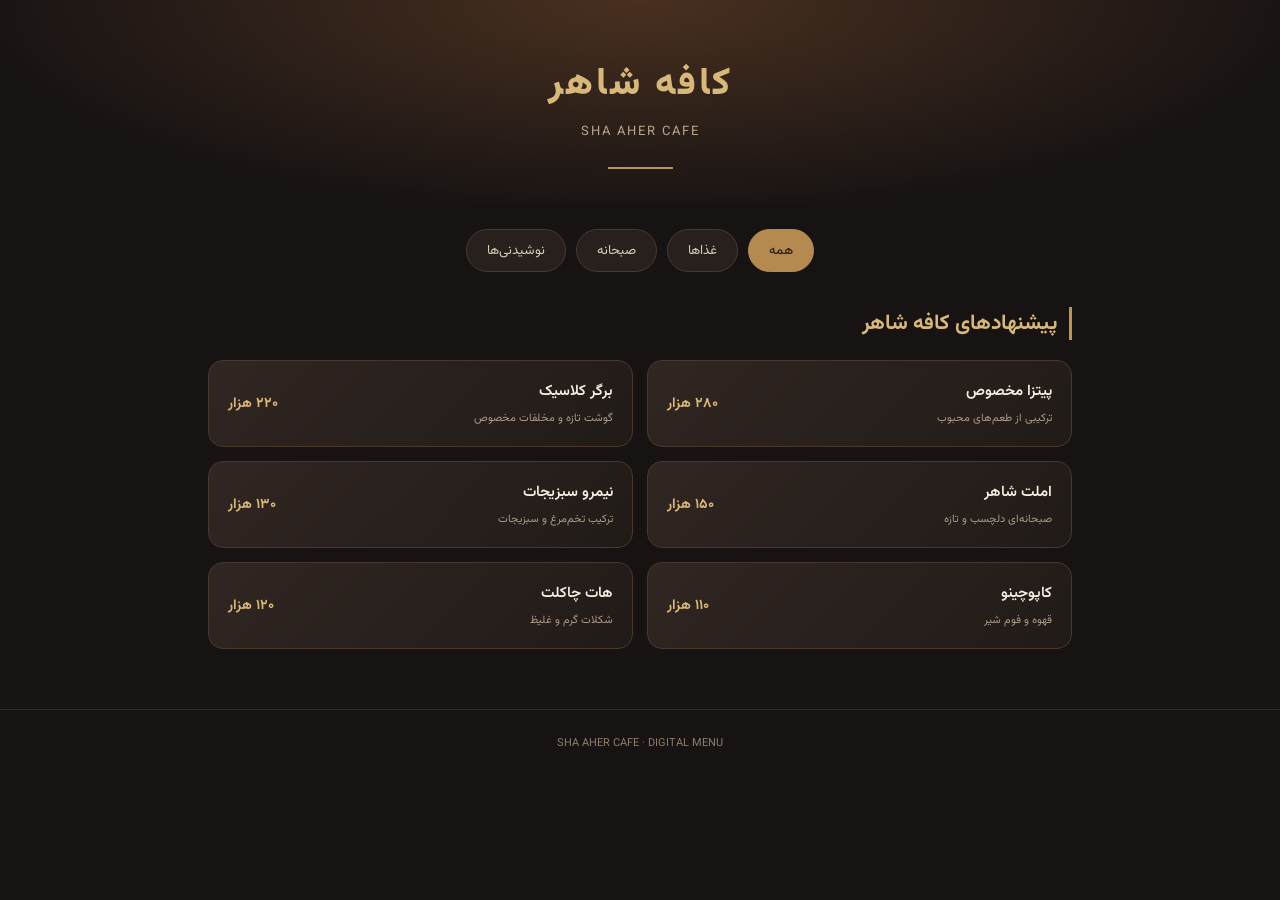
<file: index.html>
<!DOCTYPE html>
<html lang="fa" dir="rtl">
<head>
<meta charset="UTF-8">
<meta name="viewport" content="width=device-width, initial-scale=1.0">
<title>منوی کافه شاهر</title>

<style>
@import url('https://fonts.googleapis.com/css2?family=Vazirmatn:wght@300;400;500;600;700;800&display=swap');

* {
    box-sizing: border-box;
    margin: 0;
    padding: 0;
}

body {
    font-family: 'Vazirmatn', sans-serif;
    background: #171313;
    color: #f7eee3;
    min-height: 100vh;
}

header {
    text-align: center;
    padding: 55px 20px 35px;
    background: radial-gradient(ellipse at top, #493020, #171313 75%);
}

.logo {
    color: #d8b77b;
    font-size: 38px;
    font-weight: 800;
    letter-spacing: 3px;
}

.subtitle {
    color: #b9a58c;
    font-size: 13px;
    margin-top: 8px;
    letter-spacing: 2px;
}

.line {
    width: 65px;
    height: 2px;
    background: #bd9656;
    margin: 25px auto 0;
}

main {
    max-width: 900px;
    margin: auto;
    padding: 25px 18px 60px;
}

.categories {
    display: flex;
    justify-content: center;
    flex-wrap: wrap;
    gap: 10px;
    margin-bottom: 35px;
}

.categories button {
    background: #28201d;
    color: #d9c9b5;
    border: 1px solid #493a30;
    border-radius: 30px;
    padding: 10px 20px;
    font-family: inherit;
    cursor: pointer;
    transition: .25s;
}

.categories button.active,
.categories button:hover {
    background: #b58a50;
    color: #1b1511;
    border-color: #b58a50;
}

.section-title {
    color: #d8b77b;
    font-size: 21px;
    margin-bottom: 20px;
    padding-right: 12px;
    border-right: 3px solid #bd9656;
}

.menu-list {
    display: grid;
    grid-template-columns: repeat(2, 1fr);
    gap: 14px;
}

.item {
    background: linear-gradient(135deg, #302622, #211b18);
    border: 1px solid #49382c;
    border-radius: 15px;
    padding: 19px;
    display: flex;
    justify-content: space-between;
    align-items: center;
    gap: 12px;
}

.item h3 {
    font-size: 15px;
    font-weight: 600;
}

.item p {
    font-size: 11px;
    color: #ad9a86;
    margin-top: 7px;
}

.price {
    color: #d8b77b;
    font-size: 14px;
    font-weight: 700;
    white-space: nowrap;
}

footer {
    text-align: center;
    color: #8f7c6c;
    font-size: 11px;
    padding: 25px;
    border-top: 1px solid #332720;
}

@media(max-width: 600px) {
    header {
        padding-top: 40px;
    }

    .logo {
        font-size: 32px;
    }

    .menu-list {
        grid-template-columns: 1fr;
    }

    .categories {
        gap: 7px;
    }

    .categories button {
        padding: 9px 14px;
        font-size: 12px;
    }
}
</style>
</head>

<body>

<header>
    <div class="logo">کافه شاهر</div>
    <div class="subtitle">SHA AHER CAFE</div>
    <div class="line"></div>
</header>

<main>

    <nav class="categories">
        <button class="active" onclick="showCategory('all',this)">همه</button>
        <button onclick="showCategory('food',this)">غذاها</button>
        <button onclick="showCategory('breakfast',this)">صبحانه</button>
        <button onclick="showCategory('drinks',this)">نوشیدنی‌ها</button>
    </nav>

    <h2 class="section-title">پیشنهادهای کافه شاهر</h2>

    <section class="menu-list" id="menu">

        <article class="item" data-category="food">
            <div>
                <h3>پیتزا مخصوص</h3>
                <p>ترکیبی از طعم‌های محبوب</p>
            </div>
            <div class="price">۲۸۰ هزار</div>
        </article>

        <article class="item" data-category="food">
            <div>
                <h3>برگر کلاسیک</h3>
                <p>گوشت تازه و مخلفات مخصوص</p>
            </div>
            <div class="price">۲۲۰ هزار</div>
        </article>

        <article class="item" data-category="breakfast">
            <div>
                <h3>املت شاهر</h3>
                <p>صبحانه‌ای دلچسب و تازه</p>
            </div>
            <div class="price">۱۵۰ هزار</div>
        </article>

        <article class="item" data-category="breakfast">
            <div>
                <h3>نیمرو سبزیجات</h3>
                <p>ترکیب تخم‌مرغ و سبزیجات</p>
            </div>
            <div class="price">۱۳۰ هزار</div>
        </article>

        <article class="item" data-category="drinks">
            <div>
                <h3>کاپوچینو</h3>
                <p>قهوه و فوم شیر</p>
            </div>
            <div class="price">۱۱۰ هزار</div>
        </article>

        <article class="item" data-category="drinks">
            <div>
                <h3>هات چاکلت</h3>
                <p>شکلات گرم و غلیظ</p>
            </div>
            <div class="price">۱۲۰ هزار</div>
        </article>

    </section>

</main>

<footer>
    SHA AHER CAFE · DIGITAL MENU
</footer>

<script>
function showCategory(category, button) {
    document.querySelectorAll('.categories button')
        .forEach(btn => btn.classList.remove('active'));

    button.classList.add('active');

    document.querySelectorAll('.item').forEach(item => {
        item.style.display =
            category === 'all' ||
            item.dataset.category === category
            ? 'flex'
            : 'none';
    });
}
</script>

</body>
</html>
</file>
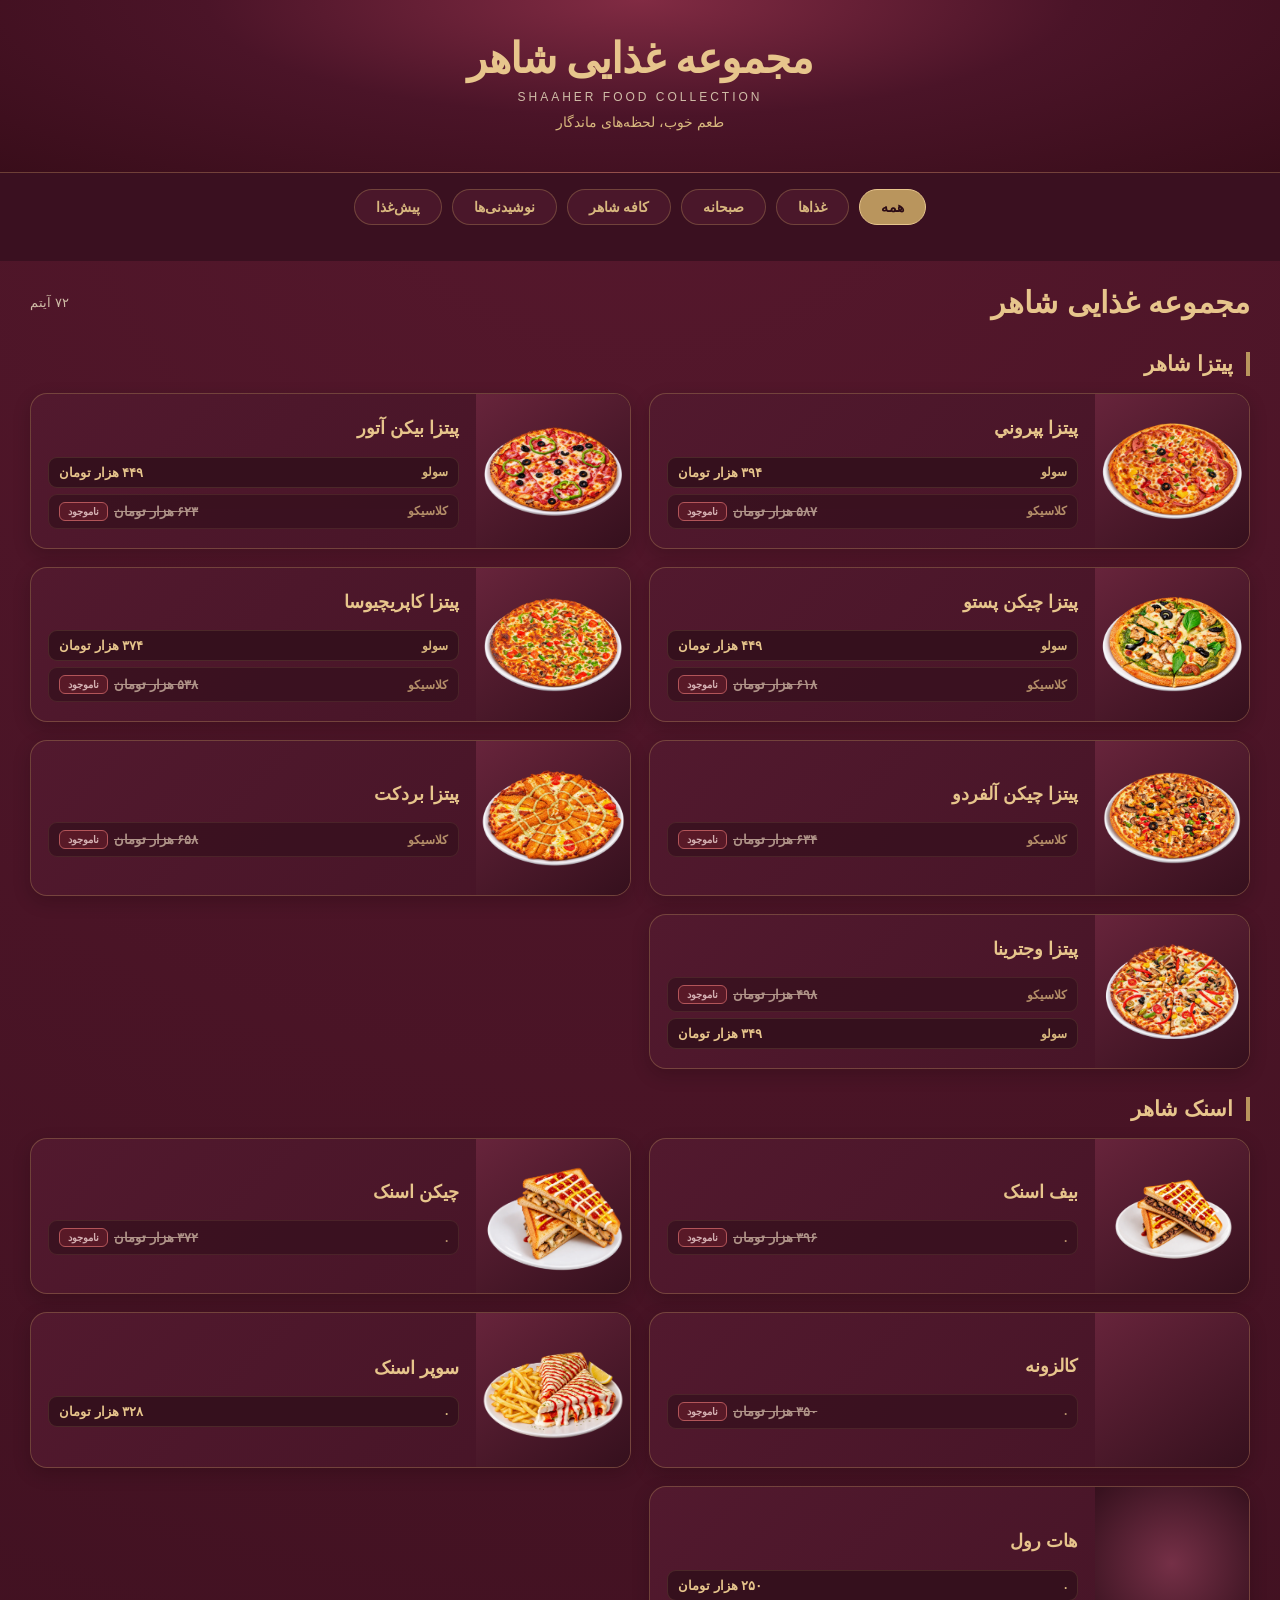
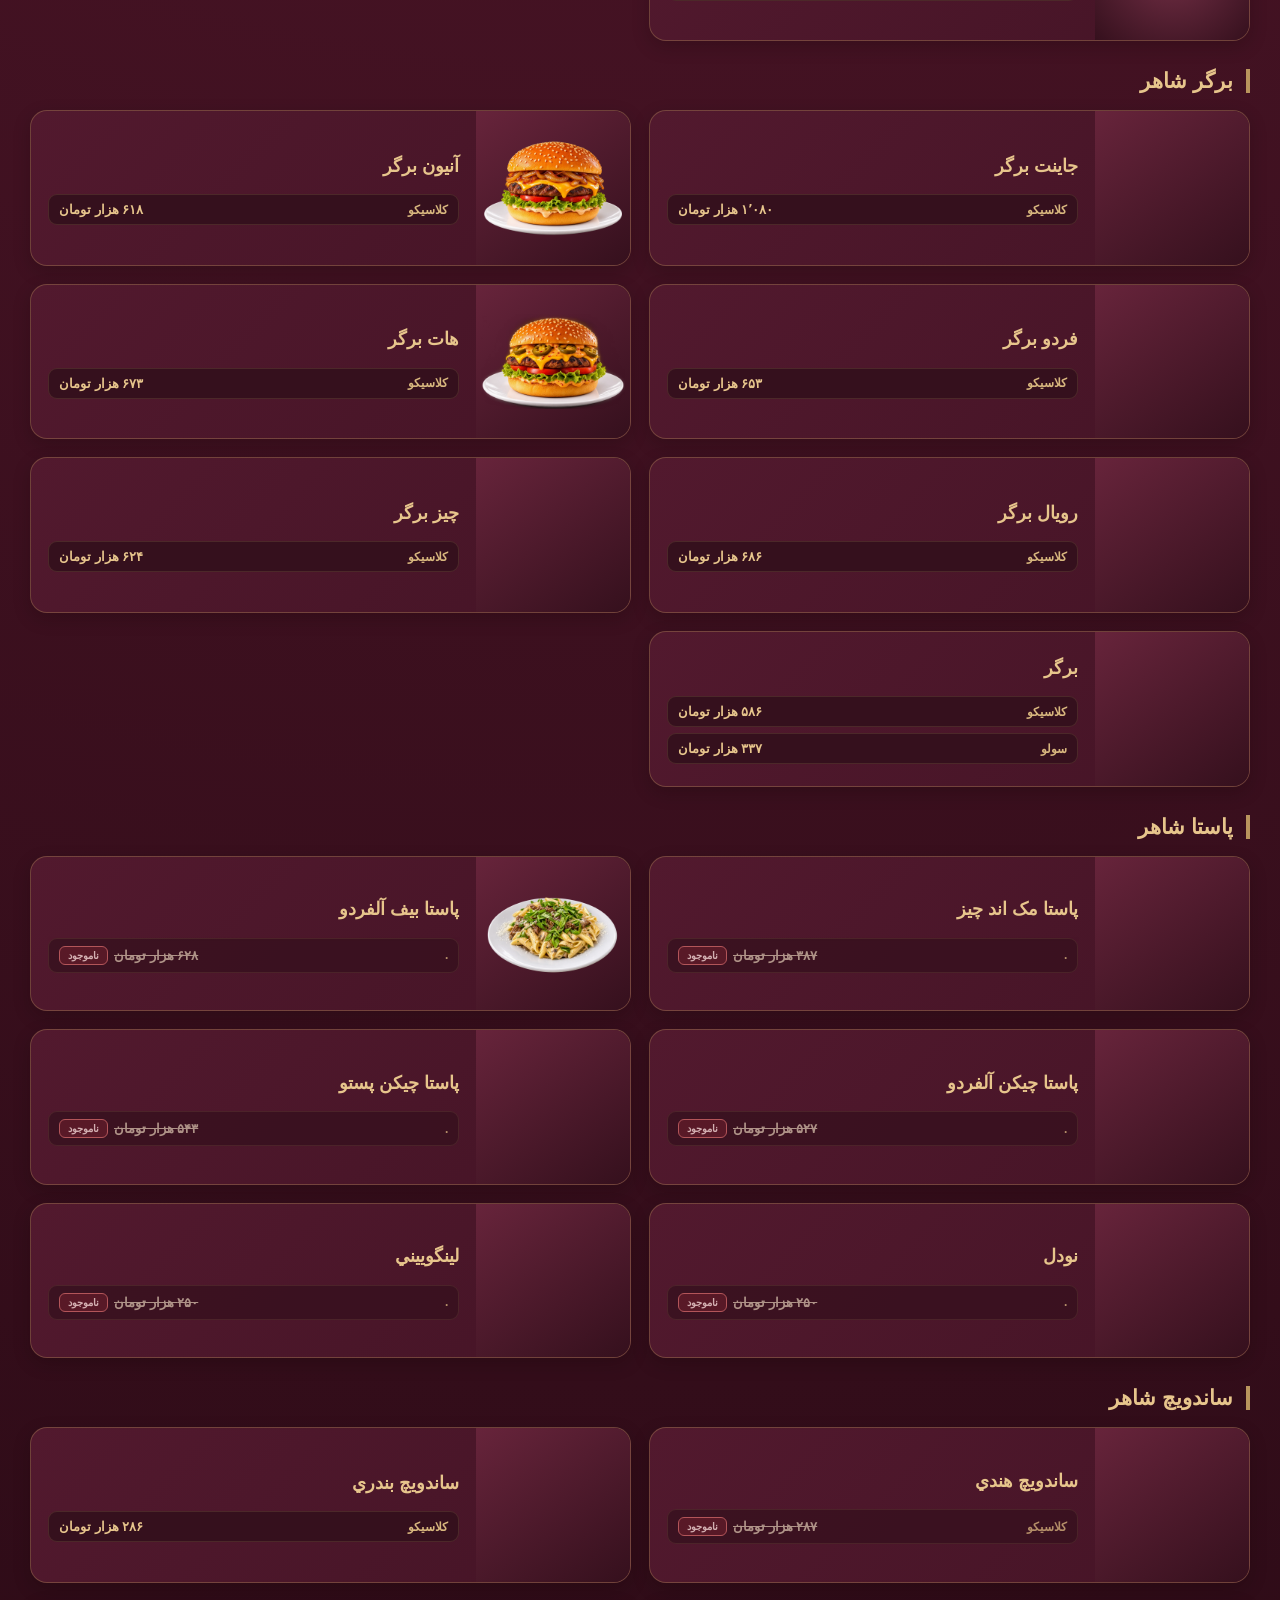
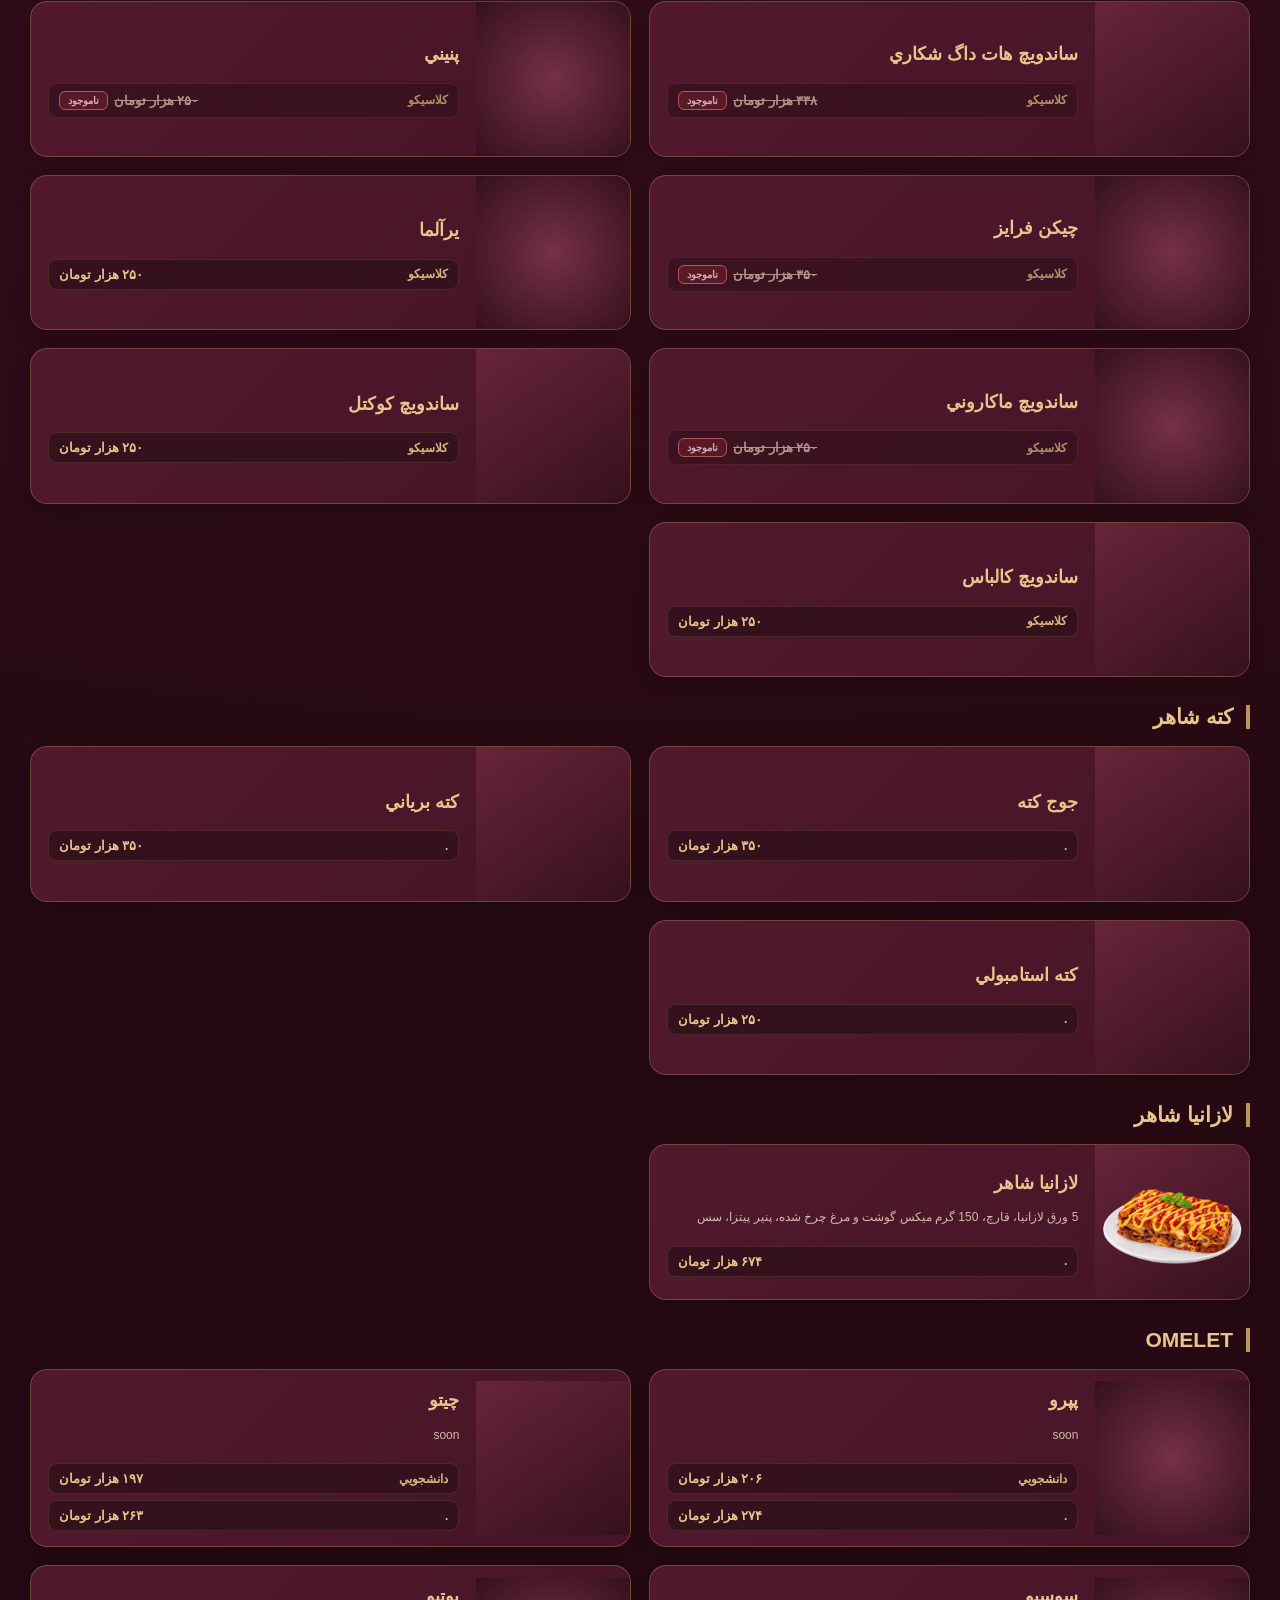
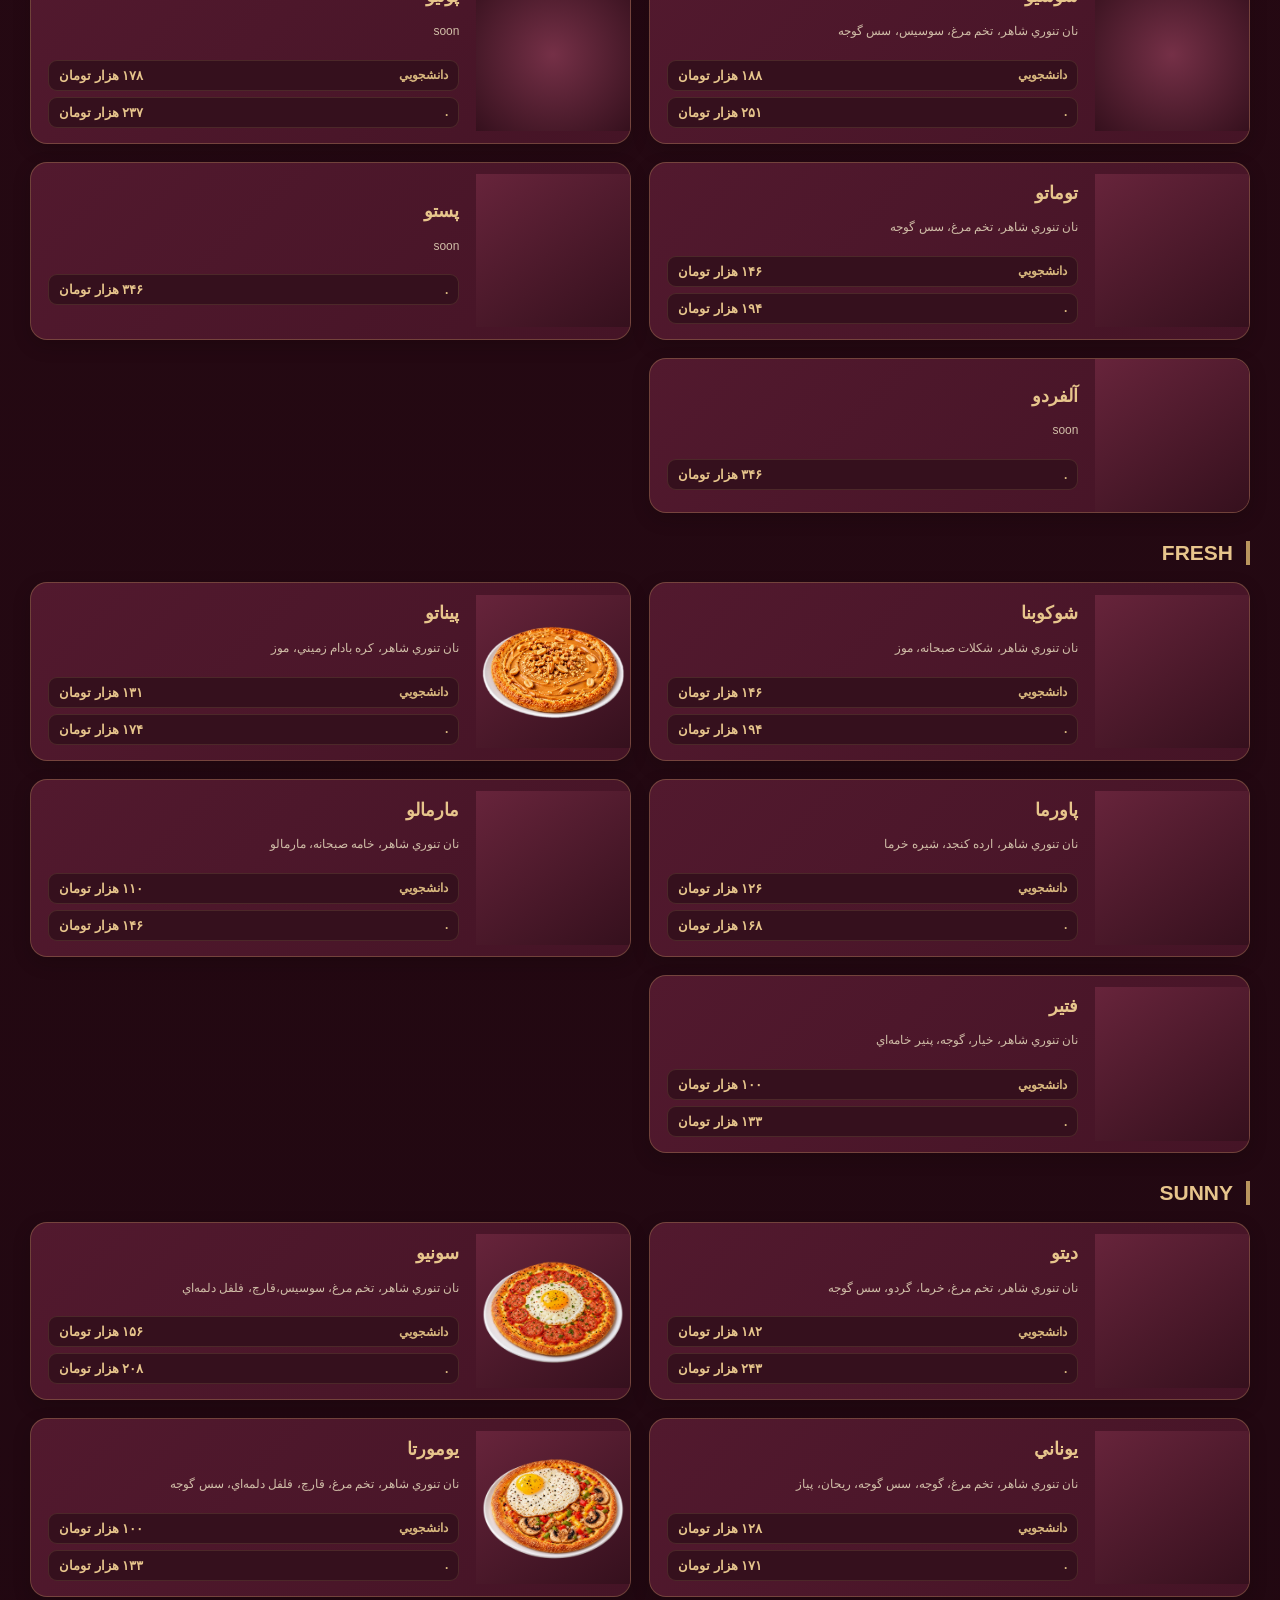
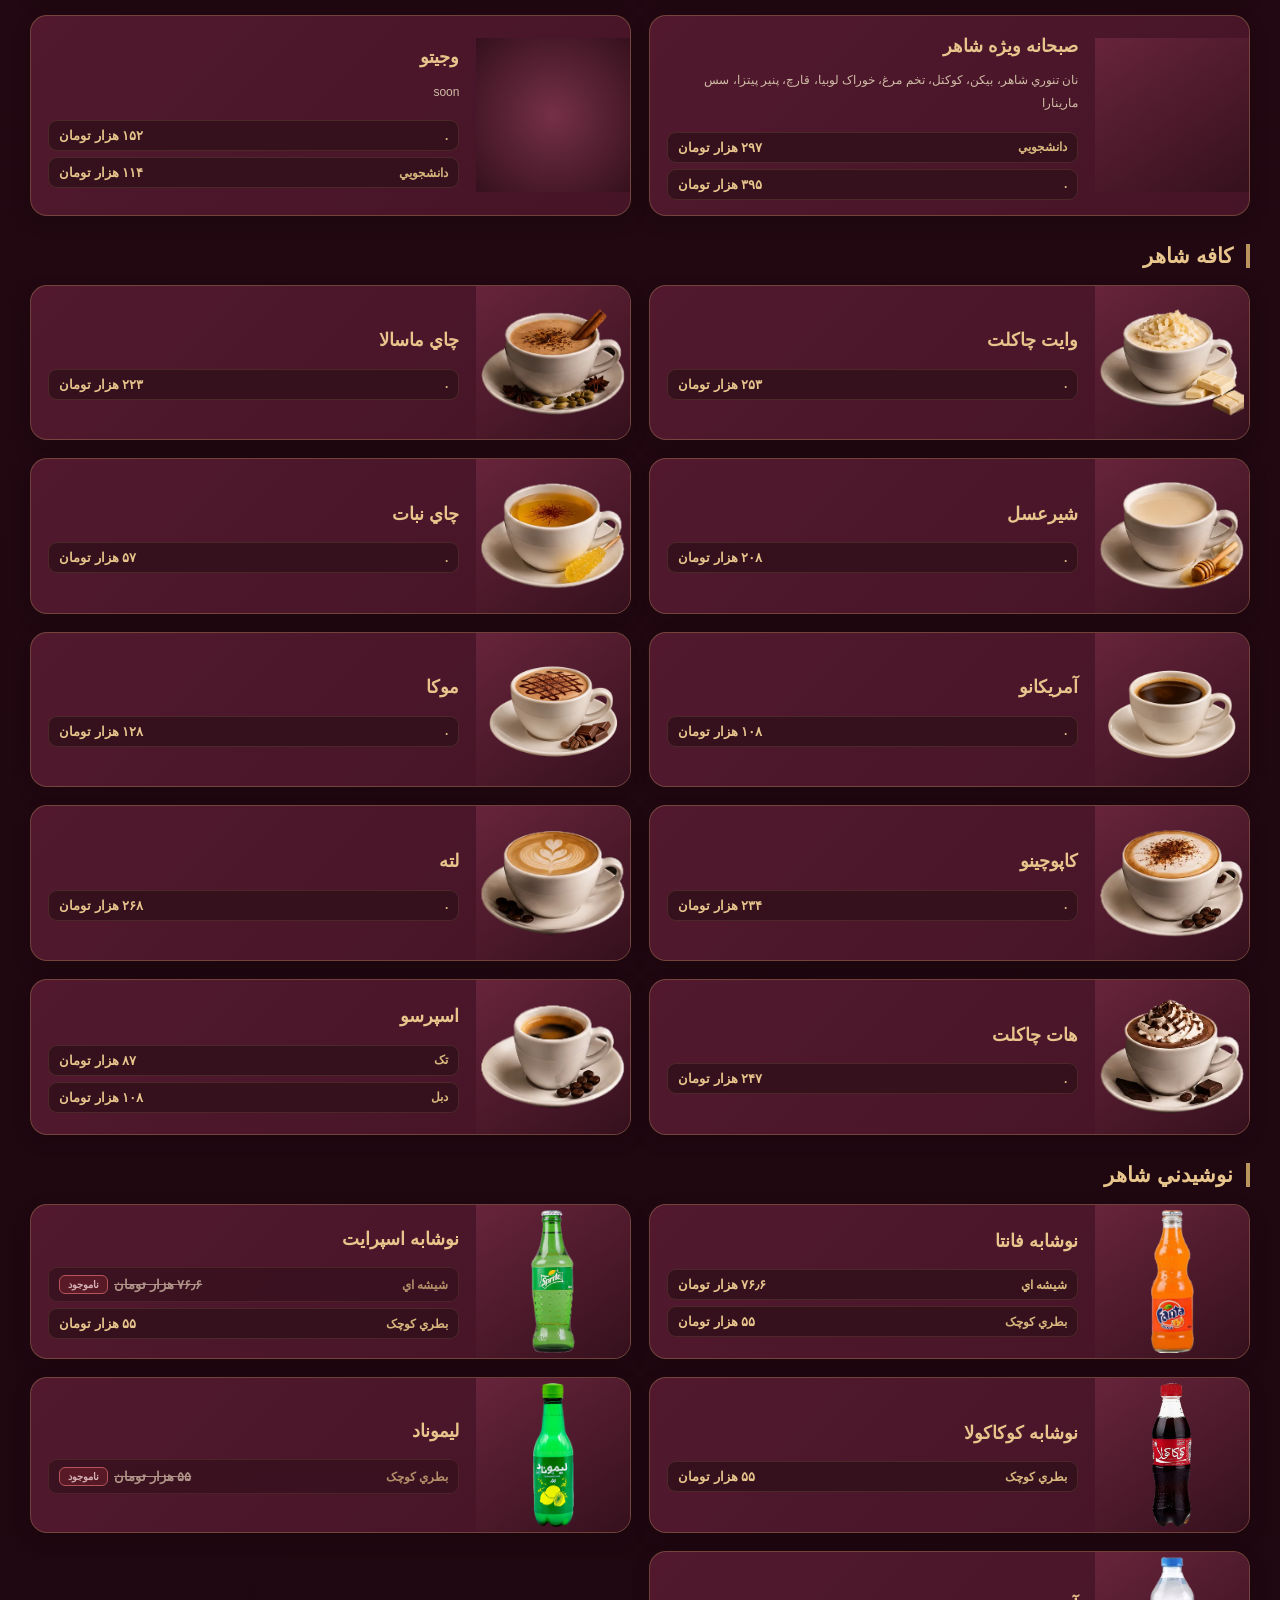
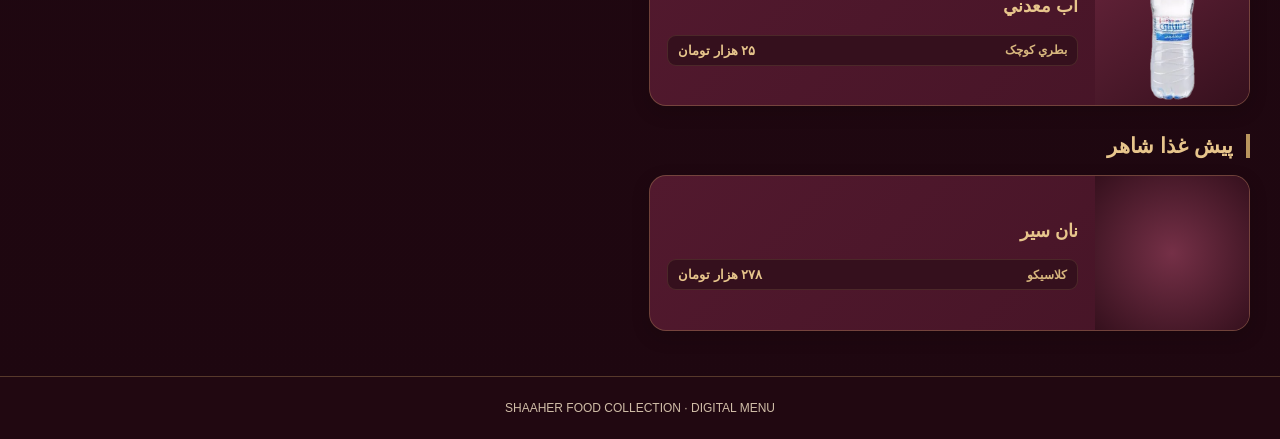
<file: real-menu/index.html>
﻿
<!DOCTYPE html>
<html lang="fa" dir="rtl">
<head>
    <meta charset="UTF-8">
    <meta name="viewport" content="width=device-width, initial-scale=1.0">
    <meta name="theme-color" content="#390D1A">

    <title>مجموعه غذایی شاهر</title>

    <link rel="stylesheet" href="style.css">
    <script src="app.js" defer></script>
</head>

<body>

    <header class="site-header">
        <div class="header-content">

            <div class="logo">مجموعه غذایی شاهر</div>

            <div class="subtitle">SHAAHER FOOD COLLECTION</div>

            <div class="gold-line"></div>

            <p class="header-caption">طعم خوب، لحظه‌های ماندگار</p>

        </div>
    </header>

    <main class="page-container">

        <nav class="category-nav" id="categoryNav"></nav>

        <div class="menu-heading">
            <h1 id="sectionTitle">مجموعه غذایی شاهر</h1>
            <span id="itemCount"></span>
        </div>

        <div id="menuStatus" class="menu-status">
            در حال دریافت منو...
        </div>

        <section id="menuContainer" class="menu-container"></section>

    </main>

    <footer class="site-footer">
        SHAAHER FOOD COLLECTION · DIGITAL MENU
    </footer>

</body>
</html>
</file>
<file: real-menu/style.css>
﻿
:root {
    --bg-main: #260913;
    --bg-header: #390D1A;
    --bg-card: #451426;
    --bg-card-light: #52192E;
    --bg-nav: #3A1020;
    --bg-variant: #35101D;

    --burgundy: #651D32;
    --burgundy-light: #812B43;

    --gold: #B9955D;
    --gold-light: #E7C58C;
    --gold-soft: #D8B77E;

    --text-main: #F5E8D2;
    --text-muted: #D0BDA7;

    --unavailable: #D46A68;
    --border-gold: rgba(185, 149, 93, 0.35);

    --image-size: clamp(105px, 12vw, 155px);
}

* {
    box-sizing: border-box;
}

html {
    direction: rtl;
    scroll-behavior: smooth;
}

body {
    margin: 0;
    padding: 0;

    background:
        radial-gradient(
            circle at top,
            #57182D 0%,
            var(--bg-main) 48%,
            #1E0710 100%
        );

    color: var(--text-main);

    font-family:
        "Vazirmatn",
        Tahoma,
        sans-serif;
}

button {
    font-family: inherit;
}

/* =========================================================
   HEADER
   ========================================================= */

header {
    position: relative;
    padding: 34px 20px 28px;
    text-align: center;

    background:
        radial-gradient(
            ellipse at top,
            #812B43 0%,
            #4B1428 48%,
            var(--bg-header) 100%
        );

    border-bottom: 1px solid var(--border-gold);
}

.logo {
    color: var(--gold-light);
    font-size: clamp(25px, 4vw, 42px);
    font-weight: 900;
    letter-spacing: -1px;
}

.header-caption {
    margin-top: 10px;
    color: var(--gold-soft);
    font-size: 14px;
}

header .subtitle {
    color: var(--text-muted);
    font-size: 12px;
    letter-spacing: 3px;
    margin-top: 7px;
}

/* =========================================================
   NAVIGATION
   ========================================================= */

.category-nav,
.subcategory-nav {
    display: flex;
    align-items: center;
    justify-content: center;
    flex-wrap: wrap;
    gap: 10px;
    padding: 16px 18px;
    background: var(--bg-nav);
}

.subcategory-nav {
    padding-top: 4px;
    padding-bottom: 16px;
}

.category-button,
.subcategory-button {
    border: 1px solid var(--border-gold);
    border-radius: 30px;
    padding: 9px 21px;
    background: #4A172A;
    color: var(--gold-soft);
    font-size: 14px;
    font-weight: 700;
    cursor: pointer;

    transition:
        background 0.2s ease,
        color 0.2s ease,
        border-color 0.2s ease;
}

.subcategory-button {
    padding: 7px 16px;
    font-size: 13px;
    background: #35101D;
}

.category-button:hover,
.subcategory-button:hover {
    background: var(--burgundy-light);
    color: #FFF3DE;
    border-color: var(--gold);
}

.category-button.active,
.subcategory-button.active {
    background: var(--gold);
    color: #2B0B15;
    border-color: var(--gold-light);
}

/* =========================================================
   MENU HEADING
   ========================================================= */

.menu-heading {
    display: flex;
    align-items: center;
    justify-content: space-between;
    gap: 15px;
    padding: 24px 30px 12px;
}

#sectionTitle {
    margin: 0;
    color: var(--gold-light);
    font-size: clamp(21px, 3vw, 30px);
    font-weight: 900;
}

#itemCount {
    color: var(--text-muted);
    font-size: 13px;
}

/* =========================================================
   MENU CONTAINER
   ========================================================= */

.menu-container {
    display: flex;
    flex-direction: column;
    gap: 28px;
    padding: 20px 30px 45px;
}

.menu-group {
    min-width: 0;
}

.group-title {
    margin: 0 0 17px;
    padding-right: 13px;
    color: var(--gold-light);
    font-size: 21px;
    font-weight: 900;
    border-right: 4px solid var(--gold);
}

/* =========================================================
   ITEM GRID
   ========================================================= */

.menu-grid {
    display: grid;
    grid-template-columns: repeat(2, minmax(0, 1fr));
    gap: 18px;
    align-items: stretch;
}

/* =========================================================
   MENU CARD
   ========================================================= */

.menu-card {
    display: flex;
    flex-direction: row;
    align-items: stretch;
    gap: 0;

    min-width: 0;
    min-height: var(--image-size);

    overflow: hidden;

    background:
        linear-gradient(
            135deg,
            var(--bg-card-light),
            var(--bg-card)
        );

    border: 1px solid var(--border-gold);
    border-radius: 17px;

    box-shadow:
        0 6px 18px rgba(15, 2, 7, 0.2);
}

/* =========================================================
   UNIFORM SQUARE IMAGE
   ========================================================= */

.menu-image {
    position: relative;

    flex: 0 0 var(--image-size);

    width: var(--image-size);
    height: var(--image-size);
    min-width: var(--image-size);
    min-height: var(--image-size);
    max-width: var(--image-size);
    max-height: var(--image-size);

    align-self: center;

    overflow: hidden;

    background:
        linear-gradient(
            145deg,
            #67243B,
            #35101D
        );
}
.menu-image img {
    display: block;
    width: 100%;
    height: 100%;
    object-fit: contain;
    object-position: center;
    padding: 5px;
}

.image-placeholder {
    background:
        radial-gradient(
            circle at center,
            #753047,
            #35101D
        );
}

/* =========================================================
   CARD CONTENT
   ========================================================= */

.menu-card-content {
    display: flex;
    flex: 1;
    flex-direction: column;
    justify-content: center;

    min-width: 0;

    padding: 15px 17px;
}

.menu-item-name {
    margin: 0 0 8px;
    color: var(--gold-light);
    font-size: clamp(15px, 1.4vw, 19px);
    font-weight: 900;
    line-height: 1.7;
}

.menu-item-description {
    margin: 0 0 12px;
    color: var(--text-muted);
    font-size: 12px;
    line-height: 1.9;
}

/* =========================================================
   VARIANTS
   ========================================================= */

.variants {
    display: flex;
    flex-direction: column;
    gap: 6px;
    margin-top: 5px;
}

.variant-row {
    display: flex;
    align-items: center;
    justify-content: space-between;
    gap: 8px;
    min-width: 0;
    padding: 7px 10px;

    background: var(--bg-variant);
    border: 1px solid rgba(185, 149, 93, 0.18);
    border-radius: 9px;
}

.variant-name {
    flex: 0 0 auto;
    color: var(--gold-soft);
    font-size: 12px;
    font-weight: 700;
}

.variant-price-box {
    display: flex;
    align-items: center;
    justify-content: flex-end;
    flex-wrap: wrap;
    gap: 6px;
    min-width: 0;
}

.variant-price {
    color: var(--gold-light);
    font-size: 13px;
    font-weight: 900;
    white-space: nowrap;
}

.unavailable {
    opacity: 0.75;
}

.unavailable .variant-price {
    color: var(--text-muted);
    text-decoration: line-through;
}

.unavailable-stamp {
    display: inline-flex;
    align-items: center;
    justify-content: center;
    padding: 3px 8px;

    color: #FFE2DE;
    background: rgba(164, 48, 55, 0.35);
    border: 1px solid var(--unavailable);
    border-radius: 6px;

    font-size: 10px;
    font-weight: 900;
    white-space: nowrap;
}

/* =========================================================
   STATUS
   ========================================================= */

#menuStatus {
    padding: 35px 20px;
    text-align: center;
    color: var(--gold-soft);
    font-size: 15px;
}

/* =========================================================
   FOOTER
   ========================================================= */

footer {
    padding: 24px 15px;
    text-align: center;
    color: var(--text-muted);
    background: #210811;
    border-top: 1px solid var(--border-gold);
    font-size: 12px;
}

/* =========================================================
   TABLET
   ========================================================= */

@media (max-width: 1000px) {
    :root {
        --image-size: clamp(95px, 12vw, 125px);
    }

    .menu-container {
        padding-right: 20px;
        padding-left: 20px;
    }

    .menu-grid {
        gap: 13px;
    }

    .menu-card-content {
        padding: 12px;
    }

    .variant-row {
        padding: 6px 8px;
    }
}

/* =========================================================
   MOBILE
   ========================================================= */

@media (max-width: 760px) {
    :root {
        --image-size: clamp(105px, 30vw, 135px);
    }

    header {
        padding: 27px 15px 22px;
    }

    .category-nav,
    .subcategory-nav {
        justify-content: flex-start;
        flex-wrap: nowrap;
        overflow-x: auto;
        padding: 13px 14px;
        scrollbar-width: none;
    }

    .category-nav::-webkit-scrollbar,
    .subcategory-nav::-webkit-scrollbar {
        display: none;
    }

    .category-button,
    .subcategory-button {
        flex: 0 0 auto;
        white-space: nowrap;
    }

    .menu-heading {
        padding: 20px 16px 10px;
    }

    .menu-container {
        padding: 16px 14px 35px;
        gap: 25px;
    }

    .menu-grid {
        grid-template-columns: 1fr;
        gap: 13px;
    }

    .menu-card {
        min-height: var(--image-size);
    }

    .menu-card-content {
        padding: 11px 12px;
    }

    .menu-item-name {
        font-size: 15px;
    }

    .menu-item-description {
        font-size: 11px;
    }

    .variant-name {
        font-size: 11px;
    }

    .variant-price {
        font-size: 12px;
    }
}

/* =========================================================
   SMALL MOBILE
   ========================================================= */

@media (max-width: 380px) {
    :root {
        --image-size: 105px;
    }

    .menu-card-content {
        padding: 9px;
    }

    .variant-row {
        gap: 5px;
        padding: 5px 7px;
    }

    .variant-price {
        font-size: 11px;
    }
}
</file>
